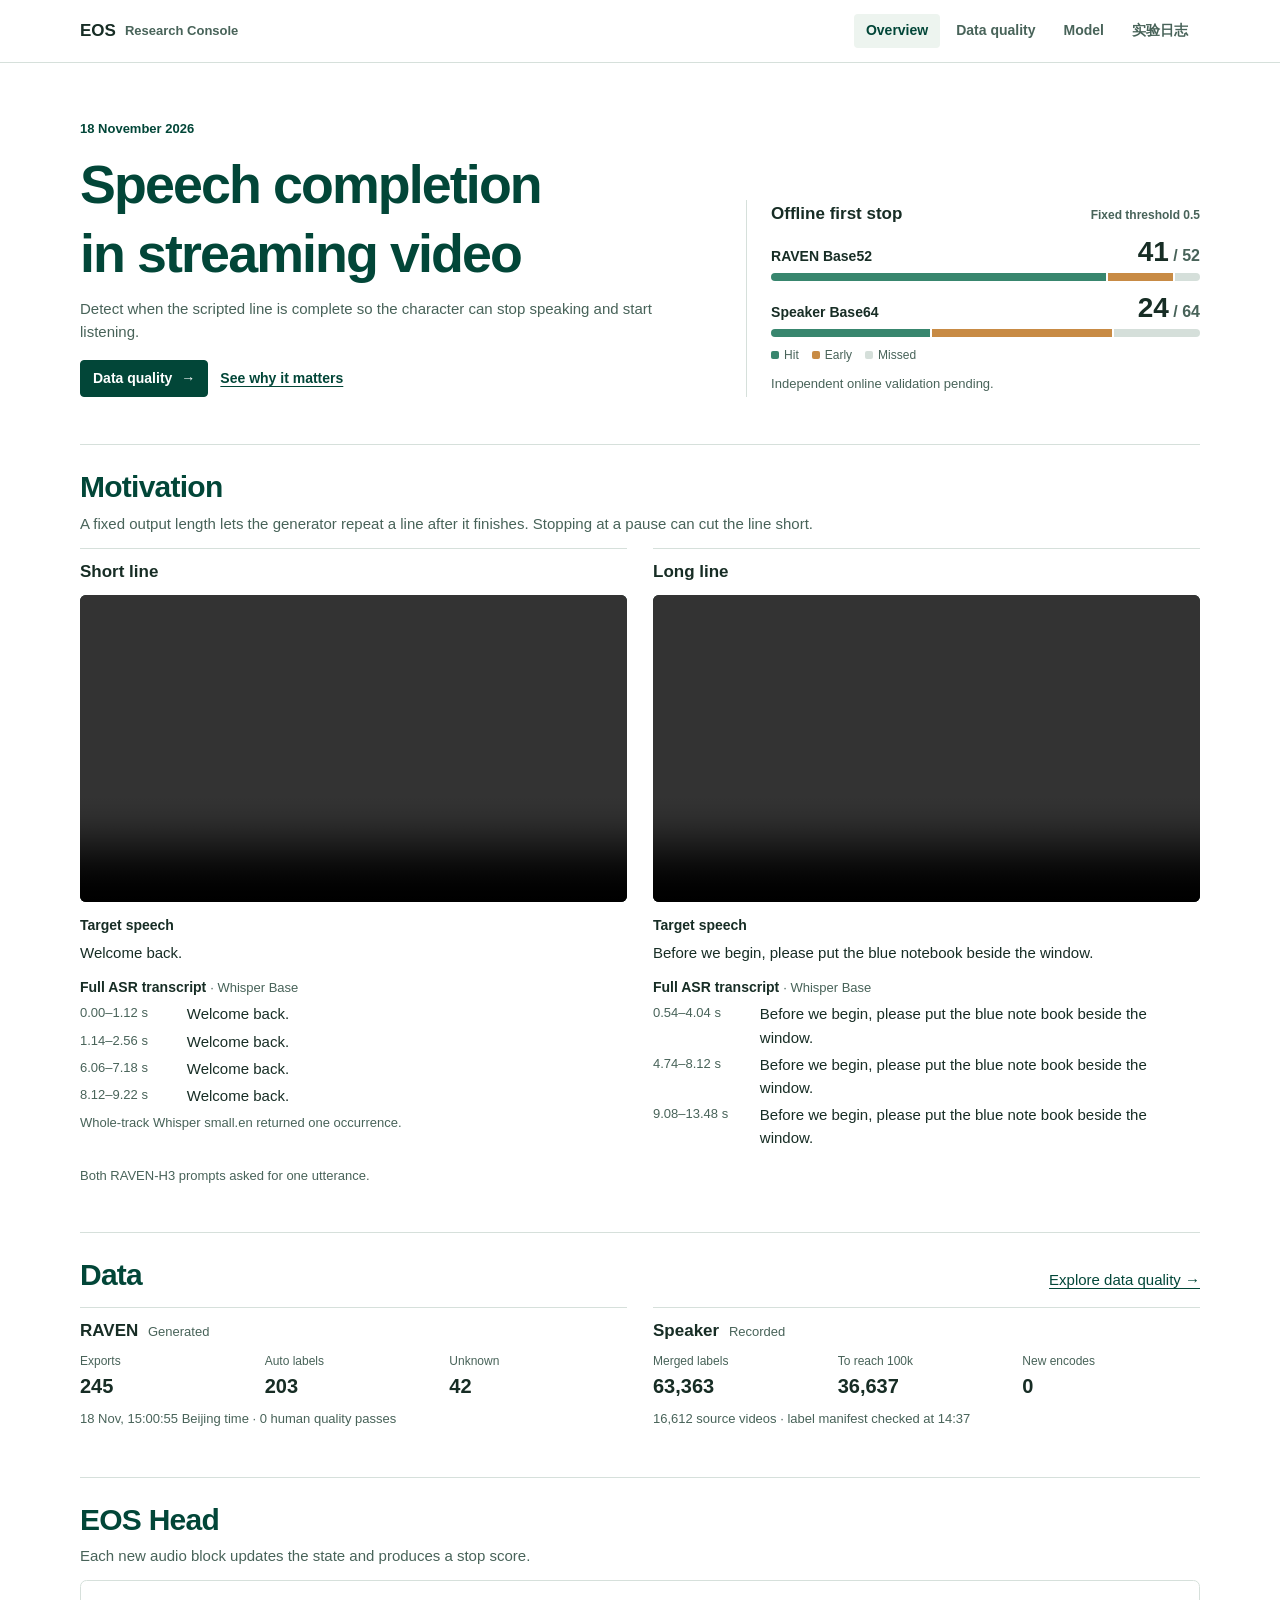
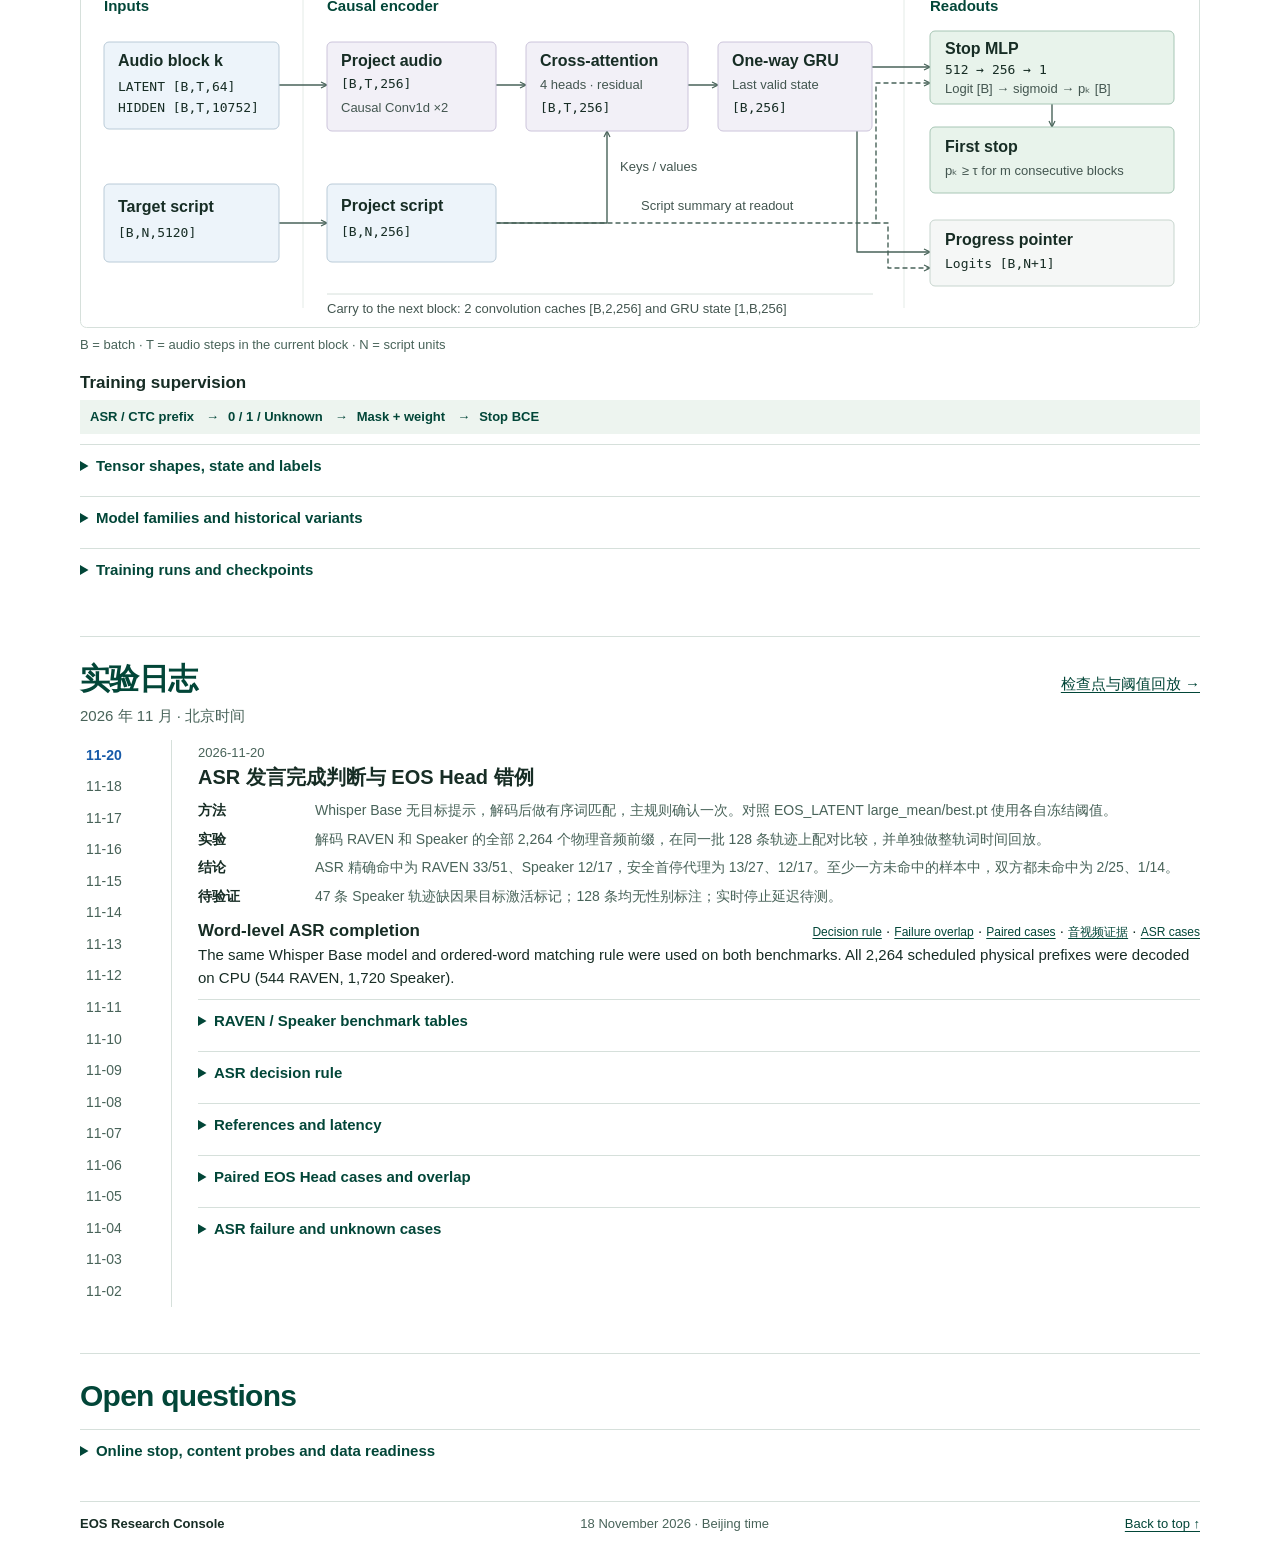
<file: index.html>
<!doctype html>
<html lang="en">
<head>
  <meta charset="utf-8">
  <meta name="viewport" content="width=device-width, initial-scale=1">
  <meta name="description" content="Speech completion for streaming audio-video generation. Research, data, models, and results.">
  <meta name="theme-color" content="#ffffff">
  <title>EOS Research Console</title>
  <link rel="stylesheet" href="styles.css?v=20261120-evidence">
  <script defer src="research.js?v=20261120-evidence"></script>
  <script defer src="app.js?v=20261120-evidence"></script>
</head>
<body>
  <a class="skip" href="#overview">Skip to content</a>
  <header class="site-header">
    <div class="site-inner">
      <a class="brand" href="#overview">EOS <span>Research Console</span></a>
      <nav class="site-nav" aria-label="Site navigation">
        <a href="#overview" data-section aria-current="page">Overview</a>
        <a href="quality/">Data quality</a>
        <a href="#model" data-section>Model</a>
        <a href="#evaluation" data-section lang="zh-Hans">实验日志</a>
      </nav>
    </div>
  </header>
  <main>
    <header class="hero" id="overview">
      <div class="intro">
        <p class="snapshot"><time datetime="2026-11-18">18 November 2026</time></p>
        <h1>Speech completion<br>in streaming video</h1>
        <p>Detect when the scripted line is complete so the character can stop speaking and start listening.</p>
        <div class="actions"><a class="button primary" href="quality/">Data quality <span aria-hidden="true">→</span></a><a class="text-link" href="#motivation">See why it matters</a></div>
      </div>
      <div class="hero-chart">
        <h2>Offline first stop <span>Fixed threshold 0.5</span></h2>
        <div class="hero-row"><b>RAVEN Base52</b><strong>41<span> / 52</span></strong></div>
        <div class="stack" role="img" aria-label="RAVEN: 41 hits, 8 early stops, 3 missed"><i style="flex:41"></i><i style="flex:8"></i><i style="flex:3"></i></div>
        <div class="hero-row"><b>Speaker Base64</b><strong>24<span> / 64</span></strong></div>
        <div class="stack" role="img" aria-label="Speaker: 24 hits, 27 early stops, 13 missed"><i style="flex:24"></i><i style="flex:27"></i><i style="flex:13"></i></div>
        <div class="legend"><span><i class="hit"></i>Hit</span><span><i class="early"></i>Early</span><span><i class="miss"></i>Missed</span></div>
        <p class="motivation-note">Independent online validation pending.</p>
      </div>
    </header>

    <section id="motivation">
      <div class="section-head"><h2>Motivation</h2><p>A fixed output length lets the generator repeat a line after it finishes. Stopping at a pause can cut the line short.</p></div>
      <div class="pair motivation-examples">
        <article class="panel" id="short-line">
          <h3>Short line</h3>
          <video class="demo-video" controls playsinline preload="metadata" aria-label="RAVEN-H3 short-line repetition">
            <source src="media/short-line-repeat.mp4" type="video/mp4">
            <a href="media/short-line-repeat.mp4">Open short-line video</a>
          </video>
          <div class="demo-transcript">
            <h4>Target speech</h4>
            <p class="target-speech">Welcome back.</p>
            <h4>Full ASR transcript <small>· Whisper Base</small></h4>
            <ul class="asr-lines">
              <li><small>0.00–1.12 s</small><span>Welcome back.</span></li>
              <li><small>1.14–2.56 s</small><span>Welcome back.</span></li>
              <li><small>6.06–7.18 s</small><span>Welcome back.</span></li>
              <li><small>8.12–9.22 s</small><span>Welcome back.</span></li>
            </ul>
            <p class="motivation-note">Whole-track Whisper small.en returned one occurrence.</p>
          </div>
        </article>
        <article class="panel" id="long-line">
          <h3>Long line</h3>
          <video class="demo-video" controls playsinline preload="metadata" aria-label="RAVEN-H3 long-line repetition">
            <source src="media/long-line-repeat.mp4" type="video/mp4">
            <a href="media/long-line-repeat.mp4">Open long-line video</a>
          </video>
          <div class="demo-transcript">
            <h4>Target speech</h4>
            <p class="target-speech">Before we begin, please put the blue notebook beside the window.</p>
            <h4>Full ASR transcript <small>· Whisper Base</small></h4>
            <ul class="asr-lines">
              <li><small>0.54–4.04 s</small><span>Before we begin, please put the blue note book beside the window.</span></li>
              <li><small>4.74–8.12 s</small><span>Before we begin, please put the blue note book beside the window.</span></li>
              <li><small>9.08–13.48 s</small><span>Before we begin, please put the blue note book beside the window.</span></li>
            </ul>
          </div>
        </article>
      </div>
      <p class="motivation-note">Both RAVEN-H3 prompts asked for one utterance.</p>
    </section>

    <section id="data">
      <div class="section-head section-links"><h2>Data</h2><a href="quality/">Explore data quality <span aria-hidden="true">→</span></a></div>
      <div class="pair data-overview">
        <article class="panel"><h3>RAVEN <small>Generated</small></h3><dl><div><dt>Exports</dt><dd>245</dd></div><div><dt>Auto labels</dt><dd>203</dd></div><div><dt>Unknown</dt><dd>42</dd></div></dl><small>18 Nov, 15:00:55 Beijing time · 0 human quality passes</small></article>
        <article class="panel"><h3>Speaker <small>Recorded</small></h3><dl><div><dt>Merged labels</dt><dd>63,363</dd></div><div><dt>To reach 100k</dt><dd>36,637</dd></div><div><dt>New encodes</dt><dd>0</dd></div></dl><small>16,612 source videos · label manifest checked at 14:37</small></article>
      </div>
    </section>

    <section id="model">
      <div class="section-head"><h2>EOS Head</h2><p>Each new audio block updates the state and produces a stop score.</p></div>
      <figure class="architecture" aria-labelledby="diagram-caption">
        <img class="architecture-svg" src="architecture.svg?v=20261118-en" alt="Audio projection and causal convolutions feed cross-attention with the projected script. A recurrent GRU feeds the stop MLP and the progress pointer. Only the stop branch determines first stop." width="1120" height="348">
        <ol class="architecture-mobile" aria-label="EOS Head data flow">
          <li><strong>Audio block k</strong><code>LATENT [B,T,64] · HIDDEN [B,T,10752]</code></li>
          <li><strong>Project audio → causal Conv1d ×2</strong><code>LayerNorm + linear → [B,T,256] · kernel 3</code></li>
          <li><strong>Cross-attention · four heads</strong><code>Audio queries [B,T,256]</code><div class="mobile-script"><strong>↑ Script keys / values</strong><code>[B,N,5120] → [B,N,256]</code></div></li>
          <li><strong>Unidirectional GRU</strong><code>Last valid state [B,256]</code></li>
          <li class="mobile-outputs"><div><strong>Stop MLP</strong><code>512 → 256 → logit [B] → pₖ [B]</code></div><div><strong>Progress pointer</strong><code>Logits [B,N+1]</code></div></li>
          <li><strong>First stop</strong><code>pₖ ≥ τ for m consecutive blocks</code></li>
        </ol>
        <figcaption id="diagram-caption">B = batch · T = audio steps in the current block · N = script units</figcaption>
      </figure>
      <div class="supervision" id="supervision">
        <h3>Training supervision</h3>
        <ol class="supervision-path" aria-label="Supervision flow"><li>ASR / CTC prefix</li><li>0 / 1 / Unknown</li><li>Mask + weight</li><li>Stop BCE</li></ol>
        <details class="method-note" id="model-sources">
          <summary>Tensor shapes, state and labels</summary>
          <div class="method-body">
            <p><b>Inputs.</b> LATENT is stereo AudioVAE (32 per channel). HIDDEN is clean-cache-fill layer 24, zero-indexed (5,376 per channel). Audio and script valid lengths are <code>[B]</code>. The script adds position and repetition IDs <code>[B,N]</code>. The standard head pools word/character units. Content and Strict train with native BPE.</p>
            <p><b>State.</b> Each left-causal convolution uses SiLU, a residual and 0.1 dropout. Two caches <code>[B,2,256]</code> and the GRU state <code>[1,B,256]</code> carry across blocks and reset for a new event. Cross-attention masks script padding. The stop MLP concatenates the final valid state and an attended script summary <code>[B,512]</code>. Sigmoid converts the stop logit <code>[B]</code> to a probability. The separate pointer compares the last state with projected script units and a not-started sentinel.</p>
            <p><b>First stop.</b> A score below τ resets the consecutive-hit counter. The first block that reaches m triggers. m = 1 is the single-block rule. Features need to be ready at decision time for an online claim.</p>
            <p><b>Labels.</b> The first reliably complete block k is positive. Conservative labels use evidence-backed negatives. Dense first-hit backfills pre-k negatives on 339 anchored tracks and clips at k. Strict clips each target at its own k. Speaker uses time-aligned source prefixes with an uncertain final-word interval. Unknown and padding positions are masked where applicable. RAVEN dense balances events and observed classes, with a 0.5 silver weight.</p>
            <p><b>Checked against</b> the head implementation, feature observer, inference adapter, training configs and loss implementations.</p>
          </div>
        </details>
      </div>
      <details class="method-note" id="families">
        <summary>Model families and historical variants</summary>
        <div class="table-box" tabindex="0" role="region" aria-label="Model families">
          <table class="model-table">
            <thead><tr><th scope="col">Family</th><th scope="col">Representation / architecture</th><th scope="col">Objective / policy</th></tr></thead>
            <tbody>
              <tr><th scope="row">Standard</th><td>LATENT 2,642,817 parameters. HIDDEN 5,400,321. Conservative, dense and learning curves share this architecture.</td><td>Masked BCE. Earlier runs with progress targets also use progress CE.</td></tr>
              <tr><th scope="row">Speaker LATENT</th><td>64-D AudioVAE from recorded audio.</td><td>Mean or hardest historical negative. Progress adds 0.3 × progress CE to mean.</td></tr>
              <tr><th scope="row">Content / Strict</th><td>Native BPE. The coupled variant reads last pointer logit minus logsumexp over other positions.</td><td>Trajectory BCE. Paired adds 0.5 pair BCE and weights trajectory BCE by 0.5. Coupled adds 0.3 progress CE and 0.1 monotonic penalty.</td></tr>
              <tr><th scope="row">Top-K / last layer</th><td>Top-K reuses Strict. Last-layer adaptation updates 257 stop-readout parameters.</td><td>With more than two negatives, Top-K blends 0.75 all-negative mean and 0.25 top-two mean. Last-layer runs use BCE.</td></tr>
              <tr><th scope="row">H/L probe</th><td>64-D latent or fixed 64-D hidden PCA → GRU128 → CTC <code>[B,T,39]</code>.</td><td>Physical-prefix transcripts. One CPU update per arm, zero dev examples.</td></tr>
              <tr><th scope="row">Replay rules</th><td>Same scores at varied thresholds and consecutive-hit counts.</td><td>32 BPE-trained, unit-pooled replay entries are representation diagnostics.</td></tr>
            </tbody>
          </table>
        </div>
      </details>
      <details class="method-note" id="training">
        <summary>Training runs and checkpoints</summary>
        <div class="table-box" tabindex="0" role="region" aria-label="Training runs">
          <table class="training-table"><thead><tr><th>Run</th><th>Data and method</th><th>Updates and weights</th><th>Outcome</th></tr></thead><tbody id="training-body"></tbody></table>
        </div>
      </details>
    </section>

    <section id="evaluation">
      <div class="section-head section-links">
        <div lang="zh-Hans"><h2>实验日志</h2><p>2026 年 11 月 · 北京时间</p></div>
        <a href="#checkpoint-archive">检查点与阈值回放 →</a>
      </div>
      <div class="log-layout" id="log">
        <nav id="days" aria-label="实验日期" lang="zh-Hans"></nav>
        <div class="experiment-day">
          <article id="day" lang="zh-Hans" aria-live="polite"></article>
          <div class="asr-results" id="asr-baseline" data-experiment-day="20">
            <div class="matrix-title">
              <h3>Word-level ASR completion</h3>
              <div><a href="#asr-rule">Decision rule</a> · <a href="#asr-failure-overlap">Failure overlap</a> · <a href="#asr-head-pairs">Paired cases</a> · <a href="#paired-media" lang="zh-Hans">音视频证据</a> · <a href="#asr-failures">ASR cases</a></div>
            </div>
            <p>The same Whisper Base model and ordered-word matching rule were used on both benchmarks. All 2,264 scheduled physical prefixes were decoded on CPU (544 RAVEN, 1,720 Speaker).</p>

            <details class="method-note" id="asr-tables">
              <summary>RAVEN / Speaker benchmark tables</summary>
            <section aria-labelledby="asr-physical-title">
              <h4 id="asr-physical-title">Physical-prefix ASR · one confirmation</h4>
              <p>Each decode received only the audio through that prefix. The results measure the audio frontier in an offline run.</p>
              <div class="table-box" tabindex="0" role="region" aria-labelledby="asr-physical-title">
                <table>
                  <thead><tr><th scope="col">Metric</th><th scope="col">RAVEN</th><th scope="col">Speaker</th></tr></thead>
                  <tbody>
                    <tr><th scope="row">Registered</th><td>72</td><td>64</td></tr>
                    <tr><th scope="row">Tracks with audio</th><td>64</td><td>64</td></tr>
                    <tr><th scope="row">Missing tracks</th><td>8</td><td>0</td></tr>
                    <tr><th scope="row">Scorable</th><td>51 / 64</td><td>17 / 64</td></tr>
                    <tr><th scope="row">Unknown or unscorable</th><td>13</td><td>47</td></tr>
                    <tr><th scope="row">Exact block</th><td>33 / 51</td><td>12 / 17</td></tr>
                    <tr><th scope="row">Within ±1 block</th><td>51 / 51</td><td>17 / 17</td></tr>
                    <tr><th scope="row">Safe first stop (proxy)</th><td>13 / 27</td><td>12 / 17</td></tr>
                    <tr><th scope="row">Early</th><td>18 / 51</td><td>5 / 17</td></tr>
                    <tr><th scope="row">After extra speech</th><td>2 / 51</td><td>0 / 17</td></tr>
                    <tr><th scope="row">No trigger</th><td>0 / 51</td><td>0 / 17</td></tr>
                  </tbody>
                </table>
              </div>
              <p class="asr-note">Exact and ±1 use the first recorded audio frontier covering the completion reference. Exact can overlap with extra speech. Safe first stop uses only tracks with an extra-speech boundary and requires a trigger at or after completion and before that boundary.</p>
            </section>

            <section aria-labelledby="asr-confirm-title">
              <h4 id="asr-confirm-title">Two stable confirmations</h4>
              <p>RAVEN early stops fell from 18 to 0 and safe stops rose from 13 to 25 of 27. On Speaker, safe stops fell from 12 to 10 of 17 as seven triggers arrived after extra speech.</p>
              <details class="method-note">
                <summary>Counts for two confirmations and the exact-word rule</summary>
              <div class="table-box" tabindex="0" role="region" aria-labelledby="asr-confirm-title">
                <table>
                  <thead><tr><th scope="col">Metric</th><th scope="col">RAVEN</th><th scope="col">Speaker</th></tr></thead>
                  <tbody>
                    <tr><th scope="row">Scorable</th><td>51 / 64</td><td>17 / 64</td></tr>
                    <tr><th scope="row">Unknown or unscorable</th><td>13</td><td>47</td></tr>
                    <tr><th scope="row">Exact block</th><td>17 / 51</td><td>4 / 17</td></tr>
                    <tr><th scope="row">Within ±1 block</th><td>50 / 51</td><td>13 / 17</td></tr>
                    <tr><th scope="row">Safe first stop (proxy)</th><td>25 / 27</td><td>10 / 17</td></tr>
                    <tr><th scope="row">Early</th><td>0 / 51</td><td>0 / 17</td></tr>
                    <tr><th scope="row">After extra speech</th><td>2 / 51</td><td>7 / 17</td></tr>
                    <tr><th scope="row">No trigger</th><td>0 / 51</td><td>0 / 17</td></tr>
                  </tbody>
                </table>
              </div>
                <h5 id="asr-exact-title">Exact words · one confirmation</h5>
              <div class="table-box" tabindex="0" role="region" aria-labelledby="asr-exact-title">
                <table>
                  <thead><tr><th scope="col">Metric</th><th scope="col">RAVEN</th><th scope="col">Speaker</th></tr></thead>
                  <tbody>
                    <tr><th scope="row">Scorable</th><td>51 / 64</td><td>17 / 64</td></tr>
                    <tr><th scope="row">Unknown or unscorable</th><td>13</td><td>47</td></tr>
                    <tr><th scope="row">Exact block</th><td>25 / 51</td><td>9 / 17</td></tr>
                    <tr><th scope="row">Within ±1 block</th><td>40 / 51</td><td>13 / 17</td></tr>
                    <tr><th scope="row">Safe first stop (proxy)</th><td>9 / 27</td><td>10 / 17</td></tr>
                    <tr><th scope="row">Early</th><td>15 / 51</td><td>3 / 17</td></tr>
                    <tr><th scope="row">After extra speech</th><td>1 / 51</td><td>2 / 17</td></tr>
                    <tr><th scope="row">No trigger</th><td>10 / 51</td><td>2 / 17</td></tr>
                  </tbody>
                </table>
              </div>
              </details>
            </section>

            <section aria-labelledby="asr-replay-title">
              <h4 id="asr-replay-title">Whole-track word-time replay · non-causal</h4>
              <p>Whisper Base saw the full audio before the word times were replayed. The completion references also use Whisper Base, and Speaker was screened with that proxy.</p>
              <div class="table-box" tabindex="0" role="region" aria-labelledby="asr-replay-title">
                <table>
                  <thead><tr><th scope="col">Metric</th><th scope="col">RAVEN</th><th scope="col">Speaker</th></tr></thead>
                  <tbody>
                    <tr><th scope="row">Scorable</th><td>49 / 64</td><td>17 / 64</td></tr>
                    <tr><th scope="row">Unknown or unscorable</th><td>15</td><td>47</td></tr>
                    <tr><th scope="row">Exact block</th><td>49 / 49</td><td>17 / 17</td></tr>
                    <tr><th scope="row">Within ±1 block</th><td>49 / 49</td><td>17 / 17</td></tr>
                    <tr><th scope="row">Safe first stop (proxy)</th><td>24 / 26</td><td>17 / 17</td></tr>
                    <tr><th scope="row">Early</th><td>0 / 49</td><td>0 / 17</td></tr>
                    <tr><th scope="row">After extra speech</th><td>2 / 49</td><td>0 / 17</td></tr>
                    <tr><th scope="row">No trigger</th><td>0 / 49</td><td>0 / 17</td></tr>
                  </tbody>
                </table>
              </div>
              <p class="asr-note">Two RAVEN replay tracks were unscorable because the frozen ASR log revision could not be verified. Both had new physical-prefix decodes.</p>
            </section>

            </details>

            <details class="method-note" id="asr-rule">
              <summary>ASR decision rule</summary>
              <h4 id="asr-rule-title">How ASR decides that the target is complete</h4>
              <ol>
                <li><b>Decode the audio prefix.</b> Whisper Base reads the available samples from time zero through the current frontier. Each decode has an empty initial prompt and previous-text conditioning is disabled. The matching rule receives the target after decoding.</li>
                <li><b>Normalize and match words.</b> Apply Unicode NFKC and case folding, remove in-word apostrophes, expand supported standalone integers, then tokenize. Scan candidate endings in order. Within a window of at most <var>N</var> + 4 words for an <var>N</var>-word target, ordered matching blocks from <code>SequenceMatcher</code> must cover at least 75% of target words. The window’s final word must have character similarity of at least 0.80 to the target’s final word.</li>
                <li><b>Count separate occurrences and trigger.</b> At the earliest qualifying end, choose the highest coverage and then the latest start. Resume after the accepted span. The first prefix that reaches the required number of nonoverlapping matches triggers. Transcript matching is the sole decision input, with no independent silence or VAD threshold.</li>
                <li><b>Choose a confirmation policy.</b> One confirmation checks the current normalized transcript. Two confirmations check the longest common word prefix of the current and immediately preceding decodes on successive new audio prefixes. The exact-word comparator requires a contiguous exact match after normalization.</li>
              </ol>
              <p><b>Illustrative target</b> “Bring the green book.” The benchmark tracks all require one occurrence.</p>
              <ul>
                <li>“Bring the green” reaches 3/4 coverage and fails the final-word check.</li>
                <li>“Bring a green book” reaches 3/4 coverage and passes the final-word check. It triggers for a one-occurrence target.</li>
                <li>“Bring the green book” once yields one match. A two-occurrence target needs a separate second match.</li>
                <li>With two confirmations, “Bring the green” followed by “Bring the green book” yields the shared prefix “Bring the green.” A subsequent decode must preserve the final word in the common prefix.</li>
              </ul>
            </details>

            <details class="method-note">
              <summary>References and latency</summary>
              <div class="method-body">
                <p>RAVEN uses the published-sample clock from Base-only v1, including one human completion upper bound. Speaker uses the original-recording clock from Base64 v1. Forty-seven Speaker tracks lack a causal target-activation marker after prior speech, so their first-stop status is unknown.</p>
                <p>CPU decode time per prefix was 0.70 s at p50 and 1.83 s at p95. Live publication and controller latency remain unmeasured.</p>
              </div>
            </details>

            <details class="method-note" id="asr-head-pairs">
              <summary>Paired EOS Head cases and overlap</summary>
              <h4 id="asr-head-pairs-title">Paired cases · ASR and EOS Head</h4>
              <p>Eight anonymized examples from 128 same-track pairs. ASR uses physical-prefix Whisper Base with one confirmation. The Head is the selected <code>large_mean/best.pt</code> EOS_LATENT checkpoint at step 2000. Head outcomes cover the saved scoring horizon.</p>
              <details class="method-note paired-evidence" id="paired-media" lang="zh-Hans">
                <summary>打开五条 RAVEN 轨迹的音视频和首次 DONE 证据</summary>
                <h5>可播放的 RAVEN 配对证据</h5>
                <p>前两条为双方早停。画面及声音来自项目生成轨迹。Speaker 的真实原片、台词及语音保留在本机审阅。</p>
              <p>RAVEN 的 ASR 使用已发布 PCM，Head 使用原生特征时钟。Speaker 的两列共享原始 PCM 内容时间。实际决策延迟和控制生效时刻未测。整轨播放器包含触发后内容，单独的 ASR 播放器对应实测输入的音频前缀。</p>
              <section class="paired-media-case" id="raven-18">
                <h5>RAVEN #18 · 双方早停</h5>
                <p><b>目标台词</b> <span lang="en">Breathe slowly now.</span> · 1 遍</p>
                <video class="demo-video" controls playsinline preload="metadata" src="media/paired/raven-18-video.mp4" aria-label="RAVEN #18 原轨迹视频"></video>
                <div class="paired-audio">
                  <div><b>整轨音频（含触发后内容）</b><audio controls preload="none" src="media/paired/raven-18-full.wav" aria-label="整轨音频"></audio></div>
                  <div><b>实际 ASR 触发前缀 · b2 · 0–1.375 s</b><audio controls preload="none" src="media/paired/raven-18-asr.wav" aria-label="实际 ASR 输入前缀"></audio></div>
                </div>
                <p><b>该前缀的 ASR 转写</b> <span lang="en">Breathe slowly now.</span></p>
                <p>完成代理 <b>1.780 s</b> · 额外语音起点代理 <b>2.770 s</b></p>
                <div class="table-box">
                  <table aria-label="RAVEN #18 首次 DONE 对照"><thead><tr><th scope="col">事件</th><th scope="col">ASR</th><th scope="col">large_mean Head</th></tr></thead>
                    <tbody>
                      <tr><th scope="row">时间轴</th><td>已发布 PCM</td><td>原生特征内容</td></tr>
                      <tr><th scope="row">首次 DONE</th><td>b2 · 1.375 s</td><td>b0 · 0.725 s</td></tr>
                      <tr><th scope="row">参考完成块</th><td>b3</td><td>b2</td></tr>
                      <tr><th scope="row">判定</th><td>早停</td><td>早停</td></tr>
                    </tbody>
                  </table>
                </div>
                <p class="evidence-note">Head 阈值 0.01494821608（同测试集事后选取） · 保存评分窗口 b0–b2。</p>

              </section>
              <section class="paired-media-case" id="raven-54">
                <h5>RAVEN #54 · 双方早停</h5>
                <p><b>目标台词</b> <span lang="en">After the varnish dries, arrange the picture frames along the back studio wall.</span> · 1 遍</p>
                <video class="demo-video" controls playsinline preload="metadata" src="media/paired/raven-54-video.mp4" aria-label="RAVEN #54 原轨迹视频"></video>
                <div class="paired-audio">
                  <div><b>整轨音频（含触发后内容）</b><audio controls preload="none" src="media/paired/raven-54-full.wav" aria-label="整轨音频"></audio></div>
                  <div><b>实际 ASR 触发前缀 · b6 · 0–4.167 s</b><audio controls preload="none" src="media/paired/raven-54-asr.wav" aria-label="实际 ASR 输入前缀"></audio></div>
                </div>
                <p><b>该前缀的 ASR 转写</b> <span lang="en">After the varnish dries, arrange the picture frames along the back studio wall.</span></p>
                <p>完成代理 <b>4.320 s</b> · 额外语音起点代理 <b>未知</b></p>
                <div class="table-box">
                  <table aria-label="RAVEN #54 首次 DONE 对照"><thead><tr><th scope="col">事件</th><th scope="col">ASR</th><th scope="col">large_mean Head</th></tr></thead>
                    <tbody>
                      <tr><th scope="row">时间轴</th><td>已发布 PCM</td><td>原生特征内容</td></tr>
                      <tr><th scope="row">首次 DONE</th><td>b6 · 4.167 s</td><td>b4 · 3.550 s</td></tr>
                      <tr><th scope="row">参考完成块</th><td>b7</td><td>b6</td></tr>
                      <tr><th scope="row">判定</th><td>早停</td><td>早停</td></tr>
                    </tbody>
                  </table>
                </div>
                <p class="evidence-note">Head 阈值 0.01494821608（同测试集事后选取） · 保存评分窗口 b0–b6。</p>
                <p class="evidence-note">Head 特征就绪时已发布音频至 2.083 s。该值是发布前沿记录。</p>
              </section>
              <section class="paired-media-case" id="raven-14">
                <h5>RAVEN #14</h5>
                <p><b>目标台词</b> <span lang="en">When the rain stops, bring the woven bookmark outside.</span> · 1 遍</p>
                <video class="demo-video" controls playsinline preload="metadata" src="media/paired/raven-14-video.mp4" aria-label="RAVEN #14 原轨迹视频"></video>
                <div class="paired-audio">
                  <div><b>整轨音频（含触发后内容）</b><audio controls preload="none" src="media/paired/raven-14-full.wav" aria-label="整轨音频"></audio></div>
                  <div><b>实际 ASR 触发前缀 · b4 · 0–2.792 s</b><audio controls preload="none" src="media/paired/raven-14-asr.wav" aria-label="实际 ASR 输入前缀"></audio></div>
                </div>
                <p><b>该前缀的 ASR 转写</b> <span lang="en">When the rain stops, bring the woven bookmark outside.</span></p>
                <p>完成代理 <b>2.860 s</b> · 额外语音起点代理 <b>3.840 s</b></p>
                <div class="table-box">
                  <table aria-label="RAVEN #14 首次 DONE 对照"><thead><tr><th scope="col">事件</th><th scope="col">ASR</th><th scope="col">large_mean Head</th></tr></thead>
                    <tbody>
                      <tr><th scope="row">时间轴</th><td>已发布 PCM</td><td>原生特征内容</td></tr>
                      <tr><th scope="row">首次 DONE</th><td>b4 · 2.792 s</td><td>b4 · 3.550 s</td></tr>
                      <tr><th scope="row">参考完成块</th><td>b5</td><td>b4</td></tr>
                      <tr><th scope="row">判定</th><td>早停</td><td>命中参考块</td></tr>
                    </tbody>
                  </table>
                </div>
                <p class="evidence-note">Head 阈值 0.01494821608（同测试集事后选取） · 保存评分窗口 b0–b4。</p>
                <p class="evidence-note">Head 特征就绪时已发布音频至 2.083 s。该值是发布前沿记录。</p>
              </section>
              <section class="paired-media-case" id="raven-17">
                <h5>RAVEN #17</h5>
                <p><b>目标台词</b> <span lang="en">Breathe slowly.</span> · 1 遍</p>
                <video class="demo-video" controls playsinline preload="metadata" src="media/paired/raven-17-video.mp4" aria-label="RAVEN #17 原轨迹视频"></video>
                <div class="paired-audio">
                  <div><b>整轨音频（含触发后内容）</b><audio controls preload="none" src="media/paired/raven-17-full.wav" aria-label="整轨音频"></audio></div>
                  <div><b>实际 ASR 触发前缀 · b1 · 0–0.667 s</b><audio controls preload="none" src="media/paired/raven-17-asr.wav" aria-label="实际 ASR 输入前缀"></audio></div>
                </div>
                <p><b>该前缀的 ASR 转写</b> <span lang="en">Breathe slowly.</span></p>
                <p>完成代理 <b>0.660 s</b> · 额外语音起点代理 <b>未知</b></p>
                <div class="table-box">
                  <table aria-label="RAVEN #17 首次 DONE 对照"><thead><tr><th scope="col">事件</th><th scope="col">ASR</th><th scope="col">large_mean Head</th></tr></thead>
                    <tbody>
                      <tr><th scope="row">时间轴</th><td>已发布 PCM</td><td>原生特征内容</td></tr>
                      <tr><th scope="row">首次 DONE</th><td>b1 · 0.667 s</td><td>未触发（b0–b0）</td></tr>
                      <tr><th scope="row">参考完成块</th><td>b1</td><td>b0</td></tr>
                      <tr><th scope="row">判定</th><td>命中参考块</td><td>保存窗口内未触发</td></tr>
                    </tbody>
                  </table>
                </div>
                <p class="evidence-note">Head 阈值 0.01494821608（同测试集事后选取） · 保存评分窗口 b0–b0。</p>

              </section>
              <section class="paired-media-case" id="raven-00">
                <h5>RAVEN #00</h5>
                <p><b>目标台词</b> <span lang="en">The striped cushion looks lovely.</span> · 1 遍</p>
                <video class="demo-video" controls playsinline preload="metadata" src="media/paired/raven-00-video.mp4" aria-label="RAVEN #00 原轨迹视频"></video>
                <div class="paired-audio">
                  <div><b>整轨音频（含触发后内容）</b><audio controls preload="none" src="media/paired/raven-00-full.wav" aria-label="整轨音频"></audio></div>
                  <div><b>实际 ASR 触发前缀 · b3 · 0–2.083 s</b><audio controls preload="none" src="media/paired/raven-00-asr.wav" aria-label="实际 ASR 输入前缀"></audio></div>
                </div>
                <p><b>该前缀的 ASR 转写</b> <span lang="en">The striped cushion looks lovely.</span></p>
                <p>人工完成上界 <b>2.850 s</b> · 额外语音起点代理 <b>3.680 s</b></p>
                <div class="table-box">
                  <table aria-label="RAVEN #00 首次 DONE 对照"><thead><tr><th scope="col">事件</th><th scope="col">ASR</th><th scope="col">large_mean Head</th></tr></thead>
                    <tbody>
                      <tr><th scope="row">时间轴</th><td>已发布 PCM</td><td>原生特征内容</td></tr>
                      <tr><th scope="row">首次 DONE</th><td>b3 · 2.083 s</td><td>b3 · 2.850 s</td></tr>
                      <tr><th scope="row">参考完成块</th><td>b5</td><td>b3</td></tr>
                      <tr><th scope="row">判定</th><td>仅有完成上界</td><td>命中参考块</td></tr>
                    </tbody>
                  </table>
                </div>
                <p class="evidence-note">Head 阈值 0.01494821608（同测试集事后选取） · 保存评分窗口 b0–b3。</p>
                <p class="evidence-note">Head 特征就绪时已发布音频至 1.375 s。该值是发布前沿记录。</p>
              </section></details>
              <section id="asr-failure-overlap" aria-labelledby="asr-overlap-title">
                <h5 id="asr-overlap-title">Do the failures overlap?</h5>
                <p>A miss means the first trigger falls outside the reference completion block or no trigger occurs within the saved horizon. On RAVEN each method has its own reference axis: native blocks for the Head and published PCM blocks for ASR.</p>
                <div class="table-box" tabindex="0" role="region" aria-labelledby="asr-overlap-title">
                  <table>
                    <thead><tr><th scope="col">Reference-block outcome</th><th scope="col">RAVEN</th><th scope="col">Speaker</th></tr></thead>
                    <tbody>
                      <tr><th scope="row">Scorable pairs</th><td>51 / 64</td><td>17 / 64</td></tr>
                      <tr><th scope="row">ASR alone missed</th><td>16</td><td>4</td></tr>
                      <tr><th scope="row">Head alone missed</th><td>7</td><td>9</td></tr>
                      <tr><th scope="row">Both missed</th><td>2</td><td>1</td></tr>
                      <tr><th scope="row">Either missed</th><td>25</td><td>14</td></tr>
                      <tr><th scope="row">Overlap among misses</th><td>2 / 25 (8.0%)</td><td>1 / 14 (7.1%)</td></tr>
                    </tbody>
                  </table>
                </div>
                <p>In all three shared misses, both methods triggered early relative to their own references. Gender was annotated in 0 of 128 benchmark tracks, so concentration among men cannot be tested.</p>
              </section>
              <section aria-labelledby="asr-head-raven-title">
                <h5 id="asr-head-raven-title">RAVEN · separate clocks</h5>
                <p>ASR uses published PCM. The Head uses native feature content and the historical threshold 0.01494821608, selected post hoc on the same test set. Each method is scored against its own reference block. The saved feature-ready mapping is an audio availability snapshot. Relative decision timing remains unknown.</p>
                <details class="method-note asr-pair" id="raven-pair-1" open>
                  <summary>RAVEN pair 1 · Early / Exact reference block</summary>
                  <p><a href="#raven-14" lang="zh-Hans">查看对应音视频和实际 ASR 前缀 →</a></p>
                  <p>Completion proxy <b>2.860 s</b> · Extra-speech onset proxy <b>3.840 s</b>.</p>
                  <div class="table-box">
                    <table aria-label="RAVEN pair 1">
                      <thead><tr><th scope="col">Measurement</th><th scope="col">ASR</th><th scope="col">EOS Head</th></tr></thead>
                      <tbody>
                      <tr><th scope="row">Clock</th><td>Published pcm content</td><td>Native feature content</td></tr>
                      <tr><th scope="row">First trigger</th><td>b4 · 2.792 s</td><td>b4 · 3.550 s</td></tr>
                      <tr><th scope="row">Reference block</th><td>b5</td><td>b4</td></tr>
                      <tr><th scope="row">Outcome</th><td>Early</td><td>Exact reference block</td></tr>
                      </tbody>
                    </table>
                  </div>
                  <p class="asr-note">Head has 5 saved score blocks. Safety proxy: Unknown across clocks. Published PCM available when the Head feature became ready: 2.083 s.</p>
                </details>
                <details class="method-note asr-pair" id="raven-pair-2">
                  <summary>RAVEN pair 2 · Exact reference block / No trigger in saved horizon</summary>
                  <p><a href="#raven-17" lang="zh-Hans">查看对应音视频和实际 ASR 前缀 →</a></p>
                  <p>Completion proxy <b>0.660 s</b> · Extra-speech onset proxy <b>Unknown</b>.</p>
                  <div class="table-box">
                    <table aria-label="RAVEN pair 2">
                      <thead><tr><th scope="col">Measurement</th><th scope="col">ASR</th><th scope="col">EOS Head</th></tr></thead>
                      <tbody>
                      <tr><th scope="row">Clock</th><td>Published pcm content</td><td>Native feature content</td></tr>
                      <tr><th scope="row">First trigger</th><td>b1 · 0.667 s</td><td>No trigger</td></tr>
                      <tr><th scope="row">Reference block</th><td>b1</td><td>b0</td></tr>
                      <tr><th scope="row">Outcome</th><td>Exact reference block</td><td>No trigger in saved horizon</td></tr>
                      </tbody>
                    </table>
                  </div>
                  <p class="asr-note">Head has 1 saved score blocks. Safety proxy: Unknown across clocks.</p>
                </details>
                <details class="method-note asr-pair" id="raven-pair-3">
                  <summary>RAVEN pair 3 · Early / Early</summary>
                  <p><a href="#raven-54" lang="zh-Hans">查看对应音视频和实际 ASR 前缀 →</a></p>
                  <p>Completion proxy <b>4.320 s</b> · Extra-speech onset proxy <b>Unknown</b>.</p>
                  <div class="table-box">
                    <table aria-label="RAVEN pair 3">
                      <thead><tr><th scope="col">Measurement</th><th scope="col">ASR</th><th scope="col">EOS Head</th></tr></thead>
                      <tbody>
                      <tr><th scope="row">Clock</th><td>Published pcm content</td><td>Native feature content</td></tr>
                      <tr><th scope="row">First trigger</th><td>b6 · 4.167 s</td><td>b4 · 3.550 s</td></tr>
                      <tr><th scope="row">Reference block</th><td>b7</td><td>b6</td></tr>
                      <tr><th scope="row">Outcome</th><td>Early</td><td>Early</td></tr>
                      </tbody>
                    </table>
                  </div>
                  <p class="asr-note">Head has 7 saved score blocks. Safety proxy: Unknown across clocks. Published PCM available when the Head feature became ready: 2.083 s.</p>
                </details>
                <details class="method-note asr-pair" id="raven-pair-4">
                  <summary>RAVEN pair 4 · Unknown · human upper bound / Exact reference block</summary>
                  <p><a href="#raven-00" lang="zh-Hans">查看对应音视频和实际 ASR 前缀 →</a></p>
                  <p>Completion upper bound <b>2.850 s</b> · Extra-speech onset proxy <b>3.680 s</b>.</p>
                  <div class="table-box">
                    <table aria-label="RAVEN pair 4">
                      <thead><tr><th scope="col">Measurement</th><th scope="col">ASR</th><th scope="col">EOS Head</th></tr></thead>
                      <tbody>
                      <tr><th scope="row">Clock</th><td>Published pcm content</td><td>Native feature content</td></tr>
                      <tr><th scope="row">First trigger</th><td>b3 · 2.083 s</td><td>b3 · 2.850 s</td></tr>
                      <tr><th scope="row">Reference block</th><td>b5</td><td>b3</td></tr>
                      <tr><th scope="row">Outcome</th><td>Unknown · human upper bound</td><td>Exact reference block</td></tr>
                      </tbody>
                    </table>
                  </div>
                  <p class="asr-note">Head has 4 saved score blocks. Safety proxy: Unknown across clocks. Published PCM available when the Head feature became ready: 1.375 s.</p>
                </details>
              </section>
              <section aria-labelledby="asr-head-speaker-title">
                <h5 id="asr-head-speaker-title">Speaker · original PCM content clock</h5>
                <p>Both methods use original PCM content time. The Head threshold is fixed at 0.5. Among 17 scorable pairs, both hit the reference block in 3, ASR alone in 9, the Head alone in 4, and neither in 1. The other 47 lack a causal activation marker. Wall-clock decision timing remains unverified.</p>
                <details class="method-note asr-pair" id="speaker-pair-5" open>
                  <summary>Speaker pair 1 · Early / Exact reference block</summary>
                  <p>Completion proxy <b>5.080 s</b> · Extra-speech onset proxy <b>6.410 s</b>.</p>
                  <div class="table-box">
                    <table aria-label="Speaker pair 1">
                      <thead><tr><th scope="col">Measurement</th><th scope="col">ASR</th><th scope="col">EOS Head</th></tr></thead>
                      <tbody>
                      <tr><th scope="row">Clock</th><td>Original pcm content</td><td>Original pcm content</td></tr>
                      <tr><th scope="row">First trigger</th><td>b6 · 4.975 s</td><td>b7 · 5.675 s</td></tr>
                      <tr><th scope="row">Reference block</th><td>b7</td><td>b7</td></tr>
                      <tr><th scope="row">Outcome</th><td>Early</td><td>Exact reference block</td></tr>
                      </tbody>
                    </table>
                  </div>
                  <p class="asr-note">Head has 9 saved score blocks. Safety proxy: Safe by content frontier.</p>
                </details>
                <details class="method-note asr-pair" id="speaker-pair-6">
                  <summary>Speaker pair 2 · Exact reference block / No trigger in saved horizon</summary>
                  <p>Completion proxy <b>1.960 s</b> · Extra-speech onset proxy <b>3.340 s</b>.</p>
                  <div class="table-box">
                    <table aria-label="Speaker pair 2">
                      <thead><tr><th scope="col">Measurement</th><th scope="col">ASR</th><th scope="col">EOS Head</th></tr></thead>
                      <tbody>
                      <tr><th scope="row">Clock</th><td>Original pcm content</td><td>Original pcm content</td></tr>
                      <tr><th scope="row">First trigger</th><td>b2 · 2.125 s</td><td>No trigger</td></tr>
                      <tr><th scope="row">Reference block</th><td>b2</td><td>b2</td></tr>
                      <tr><th scope="row">Outcome</th><td>Exact reference block</td><td>No trigger in saved horizon</td></tr>
                      </tbody>
                    </table>
                  </div>
                  <p class="asr-note">Head has 4 saved score blocks. Safety proxy: No trigger in saved horizon.</p>
                </details>
                <details class="method-note asr-pair" id="speaker-pair-7">
                  <summary>Speaker pair 3 · Early / Early</summary>
                  <p>Completion proxy <b>5.960 s</b> · Extra-speech onset proxy <b>6.460 s</b>.</p>
                  <div class="table-box">
                    <table aria-label="Speaker pair 3">
                      <thead><tr><th scope="col">Measurement</th><th scope="col">ASR</th><th scope="col">EOS Head</th></tr></thead>
                      <tbody>
                      <tr><th scope="row">Clock</th><td>Original pcm content</td><td>Original pcm content</td></tr>
                      <tr><th scope="row">First trigger</th><td>b7 · 5.675 s</td><td>b5 · 4.250 s</td></tr>
                      <tr><th scope="row">Reference block</th><td>b8</td><td>b8</td></tr>
                      <tr><th scope="row">Outcome</th><td>Early</td><td>Early</td></tr>
                      </tbody>
                    </table>
                  </div>
                  <p class="asr-note">Head has 9 saved score blocks. Safety proxy: Before completion.</p>
                </details>
                <details class="method-note asr-pair" id="speaker-pair-8">
                  <summary>Speaker pair 4 · Unknown target activation / Early (legacy)</summary>
                  <p>Completion proxy <b>10.240 s</b> · Extra-speech onset proxy <b>10.710 s</b>.</p>
                  <div class="table-box">
                    <table aria-label="Speaker pair 4">
                      <thead><tr><th scope="col">Measurement</th><th scope="col">ASR</th><th scope="col">EOS Head</th></tr></thead>
                      <tbody>
                      <tr><th scope="row">Clock</th><td>Original pcm content</td><td>Original pcm content</td></tr>
                      <tr><th scope="row">First trigger</th><td>b14 · 10.625 s</td><td>b7 · 5.675 s</td></tr>
                      <tr><th scope="row">Reference block</th><td>b14</td><td>b14</td></tr>
                      <tr><th scope="row">Outcome</th><td>Unknown target activation</td><td>Early (legacy)</td></tr>
                      </tbody>
                    </table>
                  </div>
                  <p class="asr-note">Head has 15 saved score blocks. Safety proxy: Unknown activation.</p>
                </details>
              </section>
            </details>

            <details class="method-note" id="asr-failures">
              <summary>ASR failure and unknown cases</summary>
              <h4 id="asr-failure-title">Failure and unknown cases</h4>
              <p>Anonymous diagnostics from the physical-prefix run. Source media and transcripts are available in the private review.</p>
              <div class="pair">
                <article class="panel">
                  <small>RAVEN 1 · 1 confirmation</small>
                  <h5>Late after extra speech</h5>
                  <p>The match came after the extra-speech boundary. It still landed on the exact reference block.</p>
                  <p>Completion reference <b>1.580 s</b> · Trigger <b>2.083 s</b></p>
                </article>
                <article class="panel">
                  <small>RAVEN 2 · 1 confirmation</small>
                  <h5>Early</h5>
                  <p>The match came before the frozen completion proxy.</p>
                  <p>Completion reference <b>2.860 s</b> · Trigger <b>2.792 s</b></p>
                </article>
                <article class="panel">
                  <small>RAVEN 3 · 1 confirmation</small>
                  <h5>Unknown reference</h5>
                  <p>The reference could not establish when the line ended.</p>
                  <p>Completion reference <b>unknown</b> · Trigger <b>none</b></p>
                </article>
                <article class="panel">
                  <small>RAVEN 4 · 1 confirmation</small>
                  <h5>Unknown completion time</h5>
                  <p>Human review established a completion upper bound. An earlier trigger is inconclusive.</p>
                  <p>Completion upper bound <b>2.850 s</b> · Trigger <b>2.083 s</b></p>
                </article>
                <article class="panel">
                  <small>Speaker 5 · 1 confirmation</small>
                  <h5>Early</h5>
                  <p>The match came before the frozen completion proxy.</p>
                  <p>Completion reference <b>5.080 s</b> · Trigger <b>4.975 s</b></p>
                </article>
                <article class="panel">
                  <small>Speaker 6 · 1 confirmation</small>
                  <h5>Unknown target activation</h5>
                  <p>Prior speech preceded the target. The trigger cannot be assigned to the intended turn.</p>
                  <p>Completion reference <b>10.240 s</b> · Trigger <b>10.625 s</b></p>
                </article>
                <article class="panel">
                  <small>Speaker 7 · 2 confirmations</small>
                  <h5>Late after extra speech</h5>
                  <p>A second stable confirmation arrived after additional speech began.</p>
                  <p>Completion reference <b>5.960 s</b> · Trigger <b>9.925 s</b></p>
                </article>
                <article class="panel">
                  <small>RAVEN 8 · Exact words</small>
                  <h5>No trigger</h5>
                  <p>The exact-word rule never matched in the tested prefixes.</p>
                  <p>Completion reference <b>1.740 s</b> · Trigger <b>none</b></p>
                </article>
              </div>
            </details>
          </div>
          <details class="method-note" id="checkpoint-archive" data-experiment-day="17" hidden>
            <summary lang="zh-Hans">检查点归档与阈值回放</summary>
            <details class="method-note evaluation-method">
              <summary>Protocol and reference results</summary>
              <div class="method-body">
                <p>RAVEN Base52 has 52 scorable tracks and 12 unknowns from 64 attempts. Speaker Base64 has 64 distinct source videos (22 short, 21 medium, 21 long); 16 have a full post-completion block. A hit lands on the proxy target block. Missed means no trigger in the observed window.</p>
                <p>RAVEN fixed 0.07: scale5000, step 1937, 44/52 hits, 0 early, 8 missed. Speaker best post-hoc: large_mean step 2000, 25/64 hits, 17 early, 22 missed. Its best zero-early post-hoc operating point gives 5/64 hits and 59 missed.</p>
                <p>The default matrix excludes 32 BPE-to-unit-pooled diagnostics, including Content step 200 (45/52). Speaker has 39 entries without compatible HIDDEN features. Threshold 0.01494821608 on RAVEN yields 43/52, 42/52 and 39/52 for large_mean, scale5000 and small_mean, with 5, 7 and 1 early stops respectively.</p>
              </div>
            </details>
            <div class="matrix panel">
              <div class="matrix-title"><h3>Checkpoints</h3><a href="models.json" download="eos-evaluation-models.json">Download data</a></div>
              <div class="filters">
                <label>Dataset<select id="domain"><option value="raven">RAVEN · Base52</option><option value="speaker">Speaker · Base64</option></select></label>
                <label>Threshold<select id="mode"></select></label>
                <label>Family<select id="family"><option value="">All families</option></select></label>
                <label>Checkpoint or step<input id="search" type="search" placeholder="e.g. 1937 or large_mean"></label>
              </div>
              <div class="matrix-toolbar"><label class="check"><input id="matched" type="checkbox" checked>Matched representations only</label><span id="count" aria-live="polite"></span></div>
              <div class="table-box" tabindex="0" role="region" aria-label="Checkpoint results">
                <table><thead><tr><th>Checkpoint</th><th>Step</th><th>τ</th><th>Hits</th><th>Early</th><th>Late</th><th>Missed</th><th>Features</th></tr></thead><tbody id="results"></tbody></table>
              </div>
              <div class="pager"><button id="previous" type="button">Previous</button><span id="page"></span><button id="next" type="button">Next</button></div>
              <p id="load-error" hidden role="alert">Could not load evaluation data. Refresh to retry.</p>
            </div>
            <div class="panel probe" id="thresholds">
              <div class="matrix-title"><h3>Threshold replay</h3><a id="curve-data" href="curves-raven.json" download>Download curve</a></div>
              <div id="curve" hidden>
                <div class="curve-title"><strong id="curve-model"></strong><output id="tau"></output></div>
                <label class="slider">Saved threshold<input type="range" min="0" value="0" id="threshold" step="1"></label>
                <div class="curve-bar" id="curve-bar" role="img" aria-label=""></div>
                <div class="legend" id="curve-legend"></div>
              </div>
              <p id="curve-state" aria-live="polite">Select a checkpoint.</p>
            </div>
          </details>
        </div>
      </div>
    </section>
    <section id="open">
      <div class="section-head"><h2>Open questions</h2></div>
      <details class="method-note"><summary>Online stop, content probes and data readiness</summary><div class="open-grid" id="open-grid"></div></details>
    </section>
    <footer><b>EOS Research Console</b><span>18 November 2026 · Beijing time</span><a href="#overview">Back to top ↑</a></footer>
  </main>
</body>
</html>
</file>
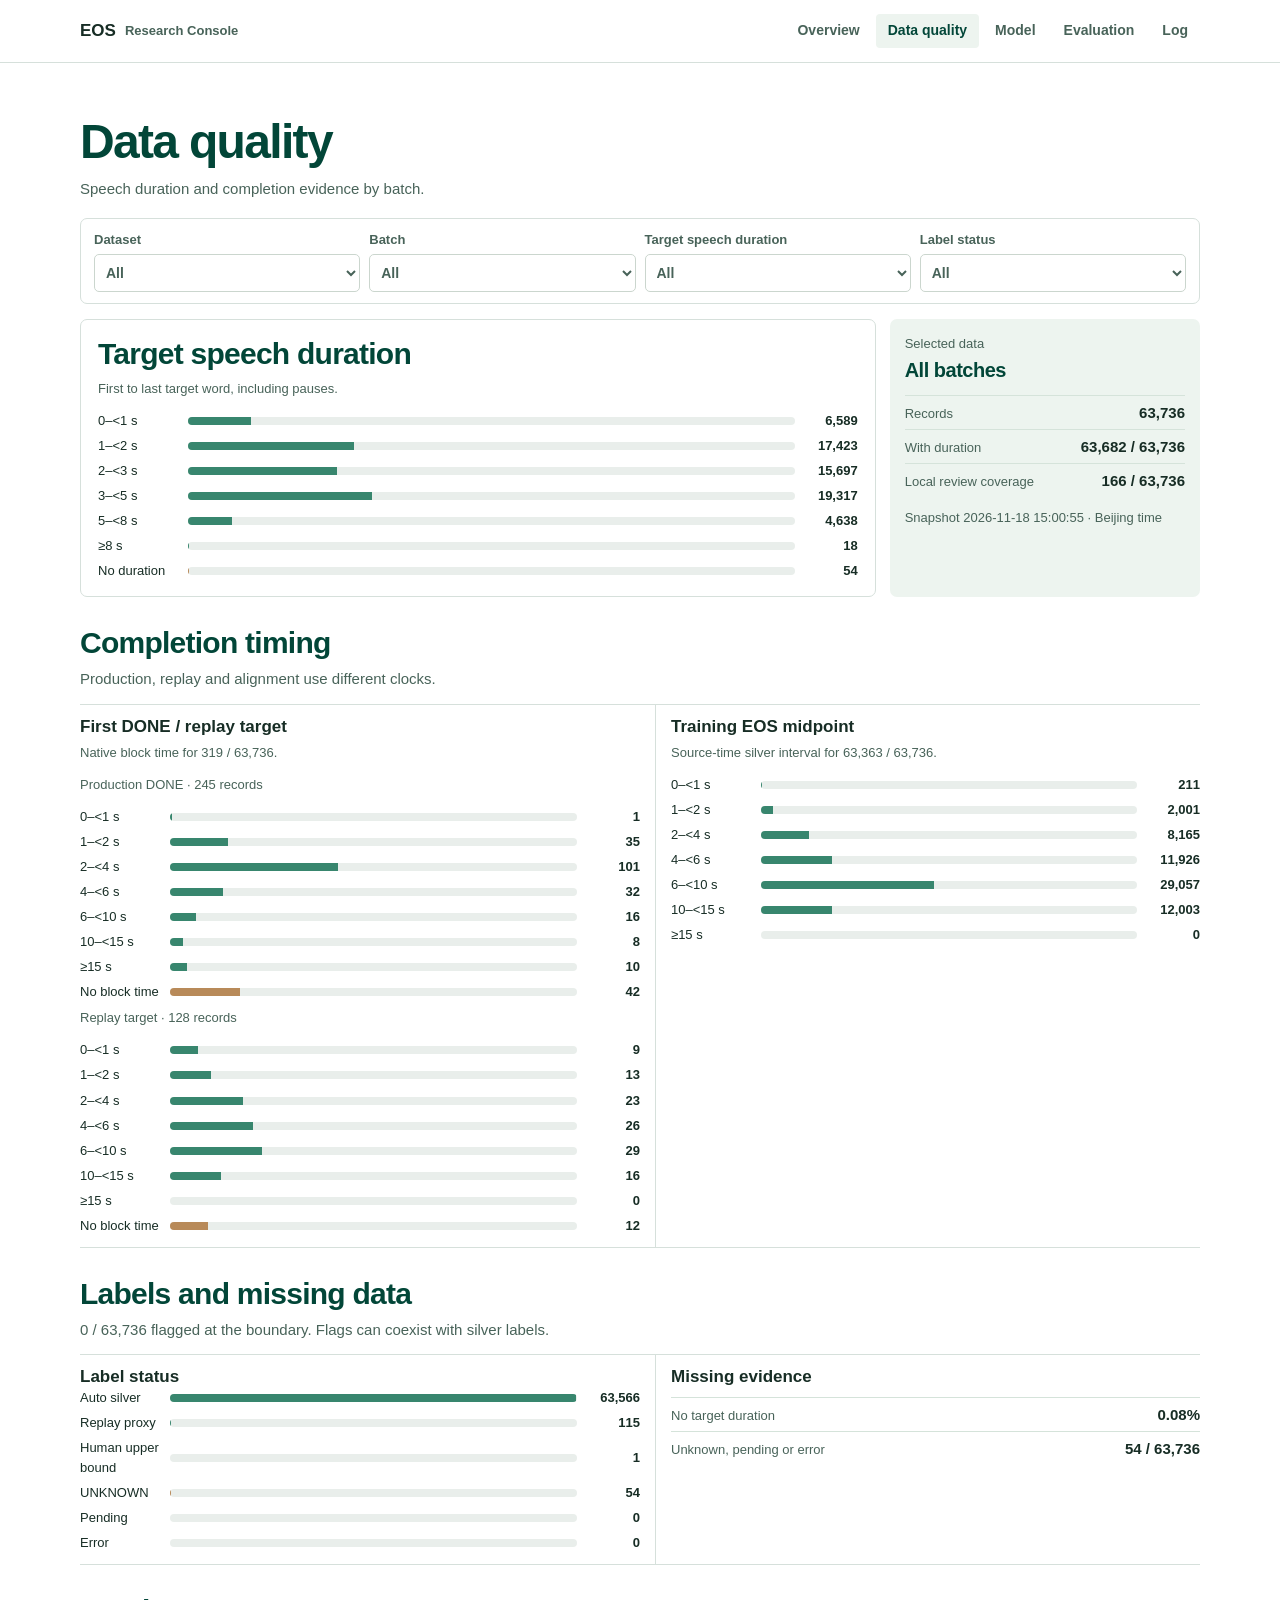
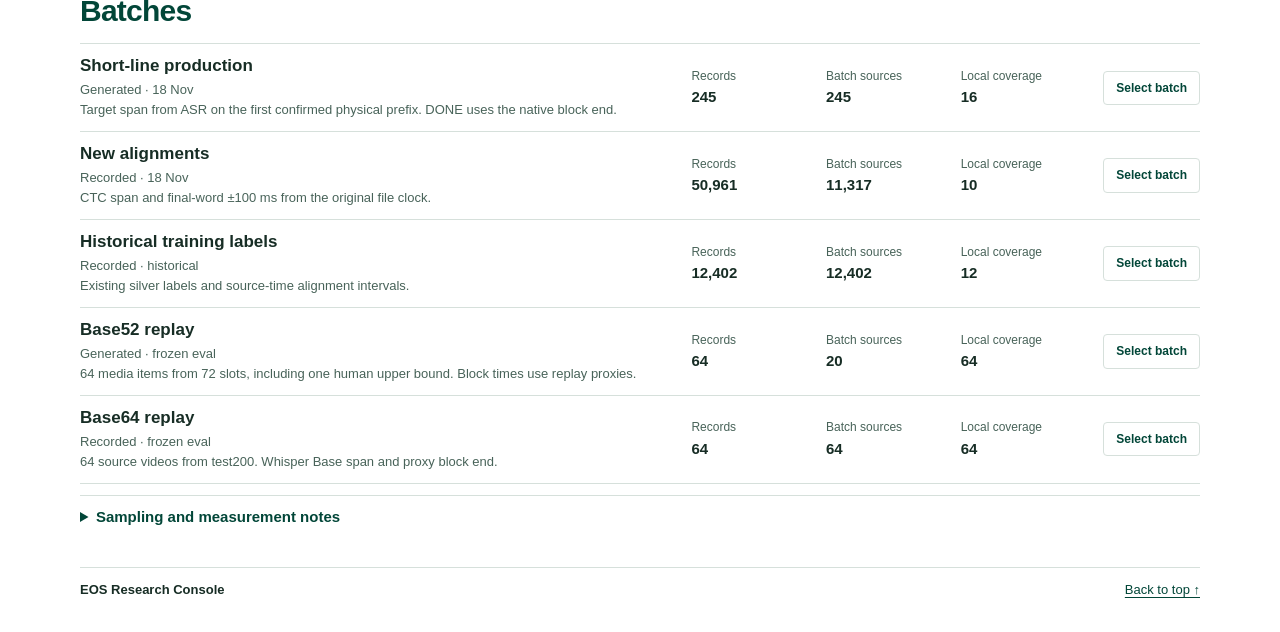
<file: quality/index.html>
<!doctype html>
<html lang="en">
<head>
  <meta charset="utf-8">
  <meta name="viewport" content="width=device-width, initial-scale=1">
  <meta name="description" content="Speech duration, completion timing and review coverage by dataset and batch.">
  <title>Data Quality · EOS</title>
  <link rel="stylesheet" href="../styles.css?v=20261118-en">
  <link rel="stylesheet" href="quality.css">
  <script src="quality.js?v=20261118-en" defer></script>
</head>
<body>
  <a class="skip" href="#overview">Skip to content</a>
  <header class="site-header">
    <div class="site-inner">
      <a class="brand" href="../">EOS <span>Research Console</span></a>
      <nav class="site-nav" aria-label="Site navigation">
        <a href="../">Overview</a>
        <a href="./" aria-current="page">Data quality</a>
        <a href="../#model">Model</a>
        <a href="../#evaluation">Evaluation</a>
        <a href="../#log">Log</a>
      </nav>
    </div>
  </header>
  <main id="overview">
    <header class="page-heading">
      <h1>Data quality</h1>
      <p>Speech duration and completion evidence by batch.</p>
    </header>
    <p id="loading" role="status">Loading data…</p>
    <div id="dashboard" hidden>
      <section class="filter-panel" aria-label="Data filters">
        <div class="filters">
          <label>Dataset<select id="q-domain"><option value="">All</option><option>RAVEN</option><option>Speaker</option></select></label>
          <label>Batch<select id="q-batch"><option value="">All</option></select></label>
          <label>Target speech duration<select id="q-duration"></select></label>
          <label>Label status<select id="q-status"></select></label>
        </div>
      </section>
      <section class="quality-core" id="distributions">
        <aside class="scope" aria-labelledby="q-scope">
          <p>Selected data</p>
          <h2 id="q-scope"></h2>
          <dl aria-live="polite">
            <div><dt>Records</dt><dd id="q-n"></dd></div>
            <div><dt>With duration</dt><dd id="q-known"></dd></div>
            <div><dt>Local review coverage</dt><dd id="q-playable"></dd></div>
          </dl>
          <p id="snapshot"></p>
        </aside>
        <article class="primary-chart">
          <h2>Target speech duration</h2>
          <p>First to last target word, including pauses.</p>
          <div id="speech-chart"></div>
        </article>
      </section>
      <section class="quality-section" aria-labelledby="time-title">
        <div class="section-head"><h2 id="time-title">Completion timing</h2><p>Production, replay and alignment use different clocks.</p></div>
        <div class="chart-grid">
          <article><h3>First DONE / replay target</h3><p id="done-note"></p><div id="done-chart"></div><div id="proxy-chart"></div></article>
          <article><h3>Training EOS midpoint</h3><p id="interval-note"></p><div id="interval-chart"></div></article>
        </div>
      </section>
      <section class="quality-section" aria-labelledby="coverage-title">
        <div class="section-head"><h2 id="coverage-title">Labels and missing data</h2><p id="label-note"></p></div>
        <div class="chart-grid">
          <article><h3>Label status</h3><div id="status-chart"></div></article>
          <article class="missing-summary">
            <h3>Missing evidence</h3>
            <dl>
              <div><dt>No target duration</dt><dd id="q-missing"></dd></div>
              <div><dt>Unknown, pending or error</dt><dd id="q-state"></dd></div>
            </dl>
          </article>
        </div>
      </section>
      <section class="quality-section" id="batches">
        <div class="section-head"><h2>Batches</h2></div>
        <div id="batch-grid" class="batch-grid"></div>
        <details class="method-note">
          <summary>Sampling and measurement notes</summary>
          <p id="quality-notes"></p>
          <p>Local Sample review supports the same filters. Production samples are stratified by duration and label status. Review coverage measures the number available for inspection.</p>
        </details>
      </section>
    </div>
    <footer><b>EOS Research Console</b><a href="#overview">Back to top ↑</a></footer>
  </main>
</body>
</html>
</file>
<file: styles.css>
:root {
  color-scheme: light;
  --bg: #ffffff;
  --white: #fff;
  --ink: #172d25;
  --muted: #486359;
  --line: #d6e0db;
  --accent: #024638;
  --accent-dark: #024638;
  --light: #edf4ef;
  --hit: #38866e;
  --early: #c88b45;
  --late: #709193;
  --miss: #d5dfda;
  --font: Arial, "Helvetica Neue", sans-serif;
}
* { box-sizing: border-box; }
body { margin: 0; background: var(--bg); color: var(--ink); font: 15px/1.54 var(--font); }
h1, h2, h3, p, dl, dd { margin: 0; }
h1, h2, h3 { line-height: 1.28; }
h1 { font-size: clamp(32px, 4.2vw, 56px); letter-spacing: -.035em; }
h1, h2 { color: var(--accent); }
h2 { font-size: clamp(23px, 2.5vw, 30px); letter-spacing: -.025em; }
h3 { font-size: 17px; }
small { font-size: 13px; color: var(--muted); }
a { color: var(--accent); text-underline-offset: .2em; }
button, input, select { font: inherit; color: inherit; min-width: 0; }
button { cursor: pointer; }
button:disabled { cursor: default; opacity: .5; }
a:focus-visible, button:focus-visible, input:focus-visible, select:focus-visible, [tabindex]:focus-visible, summary:focus-visible {
  outline: 3px solid #26765e; outline-offset: 3px;
}
[hidden] { display: none !important; }
[id] { scroll-margin-top: 88px; }
.skip { position: fixed; z-index: 12; top: 8px; left: 8px; padding: 8px 12px; background: white; transform: translateY(-150%); }
.skip:focus { transform: none; }

.site-header { position: sticky; top: 0; z-index: 5; background: var(--white); border-bottom: 1px solid var(--line); }
.site-inner, main { width: min(1120px, 100% - 64px); margin-inline: auto; }
.site-inner { display: flex; align-items: center; justify-content: space-between; gap: 20px; min-height: 62px; }
.brand { display: inline-flex; align-items: center; gap: 9px; flex: none; color: var(--ink); font-size: 17px; font-weight: 790; text-decoration: none; }
.brand > span { font-size: 13px; font-weight: 630; color: var(--muted); }
.site-nav { display: flex; flex-wrap: wrap; gap: 4px; align-items: center; }
.site-nav a { padding: 6px 12px; border-radius: 6px; color: var(--muted); font-weight: 660; font-size: 14px; white-space: nowrap; text-decoration: none; }
.site-nav a:hover, .site-nav a[aria-current] { color: var(--accent-dark); background: var(--light); }

main { min-width: 0; padding: 48px 0 20px; }
main > section { margin-top: 46px; padding-top: 23px; border-top: 1px solid var(--line); }
.hero { display: grid; grid-template-columns: 1.3fr 1fr; align-items: end; gap: clamp(24px, 6vw, 76px); padding: 8px 0 1px; }
.hero > * { min-width: 0; }
.intro p { margin-top: 9px; color: var(--muted); }
.intro .snapshot { margin: 0 0 11px; font-size: 13px; font-weight: 700; color: var(--accent); }
.actions { display: flex; flex-wrap: wrap; gap: 12px; align-items: center; margin-top: 17px; }
.button, .draw-button { display: inline-flex; align-items: center; justify-content: center; gap: 9px; border: 1px solid var(--line); border-radius: 6px; background: var(--white); color: var(--accent); padding: 7px 12px; font-size: 14px; font-weight: 700; text-decoration: none; }
.button.primary, .draw-button { background: var(--accent); border-color: var(--accent); color: white; }
.button.primary:hover, .draw-button:hover { background: var(--accent-dark); }
.button.secondary:hover { background: var(--light); }
.text-link { font-size: 14px; font-weight: 690; }
.hero-chart { padding: 17px 19px; border: 1px solid var(--line); border-radius: 9px; background: var(--white); }
.hero-chart h2 { display: flex; justify-content: space-between; flex-wrap: wrap; align-items: baseline; gap: 4px 12px; font-size: 17px; letter-spacing: 0; }
.hero-chart h2 span { color: var(--muted); font-size: 12px; font-weight: 600; }
.hero-row { display: flex; justify-content: space-between; align-items: baseline; gap: 9px; margin-top: 11px; }
.hero-row b { font-size: 14px; }
.hero-row strong { font-size: 28px; line-height: 1.15; font-variant-numeric: tabular-nums; }
.hero-row strong span { font-size: 16px; color: var(--muted); }
.stack, .curve-bar { display: flex; gap: 2px; height: 8px; overflow: hidden; border-radius: 4px; margin-top: 5px; background: var(--bg); }
.stack i:first-child, .hit { background: var(--hit); }
.stack i:nth-child(2), .early { background: var(--early); }
.stack i:nth-child(3), .miss { background: var(--miss); }
.late { background: var(--late); }
.legend { display: flex; flex-wrap: wrap; align-items: center; gap: 5px 13px; margin-top: 9px; font-size: 12px; color: var(--muted); }
.legend span { display: inline-flex; gap: 5px; align-items: center; }
.legend i { width: 8px; height: 8px; border-radius: 2px; }

.section-head { margin-bottom: 13px; }
.section-head p, .panel p { color: var(--muted); }
.section-head p { margin-top: 5px; }
.pair, .open-grid { display: grid; grid-template-columns: repeat(2, minmax(0, 1fr)); gap: 12px; }
.motivation-examples { margin-top: 12px; }
.motivation-note { margin-top: 10px; color: var(--muted); font-size: 13px; }
.demo-video { display: block; width: 100%; aspect-ratio: 16 / 9; background: #172d25; border-radius: 6px; margin: 12px 0; }
.demo-case h4 { margin: 14px 0 4px; font-size: 15px; }
.demo-case blockquote { margin: 5px 0 12px; padding-left: 10px; border-left: 2px solid var(--line); }
.demo-case ol { margin: 6px 0 10px; padding-left: 1.45rem; }
.demo-case time { font-variant-numeric: tabular-nums; font-weight: 680; }
.demo-case details { margin-top: 12px; }
.demo-case summary { color: var(--accent); font-weight: 680; cursor: pointer; }
.panel { min-width: 0; padding: 15px 17px; border: 1px solid var(--line); border-radius: 8px; background: var(--white); }
.panel p { margin-top: 6px; }
.panel dl { display: grid; grid-template-columns: repeat(3, minmax(0, 1fr)); gap: 7px; margin: 10px 0 5px; }
.panel dt { color: var(--muted); font-size: 12px; }
.panel dd { font-size: 20px; font-weight: 730; font-variant-numeric: tabular-nums; }

.table-box { overflow: auto; border: 1px solid var(--line); border-radius: 6px; background: var(--white); }
table { width: 100%; border-collapse: collapse; font-size: 13px; text-align: left; }
.table-box table { min-width: 690px; }
th, td { padding: 9px 10px; border-bottom: 1px solid #e8eee9; vertical-align: top; }
th { background: #edf1ed; color: var(--muted); font-size: 12px; white-space: nowrap; }
tbody tr:last-child td { border-bottom: 0; }
tbody tr:hover td { background: #f5f8f5; }
tbody td { font-variant-numeric: tabular-nums; }
.training-table td:first-child { font-weight: 720; min-width: 115px; }
.training-table td:nth-child(2) { width: 32%; }
.training-table td:nth-child(3) { width: 28%; }

.matrix, .probe { margin-top: 12px; }
.matrix-title { display: flex; flex-wrap: wrap; justify-content: space-between; align-items: baseline; gap: 7px; }
.matrix-title a { font-size: 12px; }
.asr-results { margin-top: 12px; }
.asr-results section { margin-top: 18px; }
.asr-results h4, .asr-results h5 { margin: 0; font-size: 15px; }
.asr-results .table-box { margin-top: 9px; }
.asr-results .table-box table { min-width: 0; }
.asr-results th[scope="row"] { white-space: normal; }
.asr-results td { white-space: nowrap; }
.asr-results details h5, .asr-results .pair { margin-top: 12px; }
.asr-results article h5 { margin-top: 3px; }
.asr-results .asr-note { font-size: 13px; }
#asr-rule :is(ol, ul) { margin: 8px 0; padding-left: 22px; }
#asr-rule li + li { margin-top: 5px; }
.asr-results .asr-pair td { white-space: normal; }
.asr-pair summary { overflow-wrap: anywhere; }
.paired-media-case { border-top: 1px solid var(--line); padding-top: 15px; }
.paired-media-case .demo-video { max-width: 750px; }
.paired-media-case .paired-audio { display: grid; grid-template-columns: repeat(auto-fit, minmax(min(100%, 250px), 1fr)); gap: 8px 15px; }
.paired-media-case audio { display: block; width: 100%; margin: 5px 0; }
.paired-media-case td { white-space: normal; }
.paired-media-case .evidence-note { color: var(--muted); font-size: 13px; }
.filters { display: grid; grid-template-columns: repeat(4, minmax(0, 1fr)); gap: 9px; margin-top: 10px; }
.filters label, .slider { display: grid; min-width: 0; gap: 4px; font-size: 13px; color: var(--muted); font-weight: 650; }
.filters select, .filters input { width: 100%; height: 38px; padding: 0 7px; border: 1px solid #cbd6ce; border-radius: 5px; background: white; font-size: 14px; }
.matrix-toolbar, .pager { display: flex; align-items: center; gap: 9px; justify-content: space-between; margin: 8px 0; color: var(--muted); font-size: 12px; }
.check { display: flex; align-items: center; gap: 4px; }
.check input, input[type="range"] { accent-color: var(--accent); }
.name { padding: 0; border: 0; background: none; color: var(--accent); text-align: left; font-size: 13px; font-weight: 710; overflow-wrap: anywhere; }
.name:hover { text-decoration: underline; }
.weight { display: block; font-size: 11px; overflow-wrap: anywhere; }
.num { white-space: nowrap; }
.flag { white-space: nowrap; font-size: 11px; color: var(--accent-dark); }
.flag.diag { color: #805013; }
.pager { justify-content: end; }
.pager button { padding: 4px 9px; border: 1px solid var(--line); border-radius: 5px; background: white; }
.probe p { font-size: 13px; }
.curve-title { display: flex; flex-wrap: wrap; justify-content: space-between; align-items: baseline; margin-top: 10px; gap: 5px 10px; overflow-wrap: anywhere; }
.curve-title output { font-size: 13px; }
.slider { margin: 7px 0; }
.slider input { width: 100%; }
.curve-bar { height: 13px; }

.log-layout { display: grid; grid-template-columns: 92px minmax(0, 1fr); gap: 26px; }
#days { position: sticky; top: 80px; align-self: start; display: grid; padding-right: 13px; border-right: 1px solid var(--line); }
#days a { padding: 5px 6px; color: var(--muted); font-size: 14px; white-space: nowrap; text-decoration: none; }
#days a:hover { text-decoration: underline; }
#days a[aria-current] { color: #175aa8; font-weight: 700; }
.experiment-day { min-width: 0; }
#day h3 { margin: 2px 0 10px; font-size: 20px; }
#day time { color: var(--muted); font-size: 13px; }
#day dl { display: grid; grid-template-columns: 7.5em minmax(0, 1fr); gap: 7px 12px; margin: 0; font-size: 14px; }
#day dt { font-weight: 700; }
#day dd { color: var(--muted); }
.open-grid article { min-width: 0; padding: 12px 0; border-top: 1px solid var(--line); }
.open-grid p { margin-top: 4px; color: var(--muted); }
footer { display: flex; flex-wrap: wrap; justify-content: space-between; gap: 7px 12px; color: var(--muted); border-top: 1px solid var(--line); margin-top: 30px; padding: 12px 0; font-size: 13px; }
footer b { color: var(--ink); }

@media (max-width: 810px) {
  .site-inner, main { width: calc(100% - 32px); }
  .hero { gap: 16px; }
  .filters { grid-template-columns: repeat(2, minmax(0, 1fr)); }
}
@media (max-width: 620px) {
  .site-inner { align-items: start; flex-direction: column; gap: 3px; padding: 8px 0 5px; }
  .site-nav { width: 100%; gap: 2px; }
  .site-nav a { padding: 5px 8px; min-height: 32px; font-size: 13px; }
  [id] { scroll-margin-top: 99px; }
  main { padding-top: 23px; }
  main > section { margin-top: 29px; padding-top: 18px; }
  .hero, .pair, .open-grid { grid-template-columns: 1fr; }
  .hero { padding-top: 0; gap: 15px; }
  .hero-chart { padding: 12px; }
  .panel { padding: 12px; }
  .log-layout { grid-template-columns: minmax(0, 1fr); gap: 11px; }
  #days { position: relative; top: auto; display: flex; overflow-x: auto; padding: 0 0 5px; border-right: 0; border-bottom: 1px solid var(--line); }
  #days a { flex: 0 0 auto; padding-inline: 9px; }
  #day dl { grid-template-columns: 6.2em minmax(0, 1fr); gap: 7px; }
}

.section-links { display: flex; justify-content: space-between; align-items: baseline; flex-wrap: wrap; gap: 4px 15px; }
.hero-chart { border: 0; border-left: 1px solid var(--line); border-radius: 0; padding: 3px 0 3px 24px; }
.hero-chart h2 { color: var(--ink); }
.site-nav a, .button, .panel { border-radius: 4px; }
.motivation-examples .panel, .data-overview .panel { border: 0; border-top: 1px solid var(--line); border-radius: 0; padding: 12px 0 1px; }
.motivation-examples, .data-overview { gap: 12px 26px; }
.motivation-examples p { margin: 4px 0; }
.demo-transcript h4 { margin: 13px 0 3px; font-size: 14px; }
.demo-transcript h4 small { font-weight: normal; }
.demo-transcript .target-speech { color: var(--ink); }
.asr-lines { display: grid; gap: 4px; margin: 4px 0 6px; padding: 0; list-style: none; }
.asr-lines li { display: grid; grid-template-columns: 6.3rem minmax(0, 1fr); gap: 6px; }
.asr-lines small { font-variant-numeric: tabular-nums; padding-top: 1px; }
.data-overview h3 small { margin-left: 5px; font-weight: normal; }
.architecture { margin: 0; }
.architecture-svg { display: block; width: 100%; height: auto; }
.architecture figcaption { margin-top: 7px; color: var(--muted); font-size: 13px; }
.architecture-mobile { display: none; }
.supervision { margin: 17px 0 0; }
.supervision-path { display: flex; flex-wrap: wrap; gap: 4px 12px; margin: 6px 0 8px; padding: 7px 10px; list-style: none; background: var(--light); color: var(--accent); font-size: 13px; font-weight: bold; }
.supervision-path li + li::before { content: "→"; margin-right: 9px; }
.method-note { margin-top: 10px; padding: 9px 0; border-top: 1px solid var(--line); }
.method-note summary { cursor: pointer; color: var(--accent); font-weight: bold; }
.method-note .table-box, .method-body { margin-top: 9px; }
.method-body p { margin: 0 0 7px; max-width: 95ch; color: var(--muted); }
.method-body p:last-child { margin-bottom: 0; }
.evaluation-method { margin-bottom: 12px; }
.model-table th[scope="row"] { color: var(--ink); white-space: normal; min-width: 103px; background: transparent; font-size: 13px; }
.model-table td { width: 42%; }
.architecture code, .method-note code { font: .95em ui-monospace, SFMono-Regular, monospace; color: var(--accent); overflow-wrap: anywhere; }
@media (max-width: 810px) {
  .architecture-svg { display: none; }
  .architecture-mobile { display: grid; gap: 14px; list-style: none; padding: 0; margin: 0; }
  .architecture-mobile > li { position: relative; min-width: 0; padding: 9px 11px; border: 1px solid #ccc4db; background: #f2f0f7; border-radius: 4px; }
  .architecture-mobile > li:not(:last-child)::after { content: "↓"; position: absolute; left: 17px; bottom: -17px; color: var(--accent); font-size: 15px; line-height: 16px; }
  .architecture-mobile code { display: block; font-size: 12px; }
  .architecture-mobile > li:first-child, .mobile-script { background: #edf4fa; border-color: #bacbd8; }
  .mobile-script { margin-top: 6px; padding: 4px 7px; border-left: 2px solid #bacbd8; }
  .architecture-mobile > .mobile-outputs { display: grid; grid-template-columns: repeat(2,minmax(0,1fr)); gap: 8px; padding: 0; background: transparent; border: 0; }
  .mobile-outputs > div, .architecture-mobile > li:last-child { background: #e8f3eb; border: 1px solid #a7c6b5; padding: 8px 9px; border-radius: 4px; }
  .mobile-outputs > div:last-child { background: #f5f7f6; border-color: #c7d5ce; }
}
@media (max-width: 620px) {
  .hero-chart { padding: 10px 0 0; border: 0; border-top: 1px solid var(--line); }
  .hero { gap: 21px; }
}
</file>
<file: quality/quality.css>
.page-heading { margin-bottom: 17px; }
.page-heading h1 { font-size: clamp(32px,4.2vw,48px); }
.page-heading p { margin-top: 5px; color: var(--muted); }
.filter-panel { min-width: 0; background: var(--white); border: 1px solid var(--line); border-radius: 7px; padding: 11px 13px; }
.filter-panel .filters { margin: 0; }
.quality-core { margin-top: 15px; display: grid; grid-template-columns: minmax(0, 1fr) minmax(224px, .39fr); grid-template-areas: "chart scope"; gap: 14px; align-items: stretch; }
.primary-chart { grid-area: chart; min-width: 0; padding: 15px 17px; border: 1px solid var(--line); border-radius: 7px; background: white; }
.primary-chart p, .chart-grid p { margin: 6px 0 12px; color: var(--muted); font-size: 13px; }
.scope { grid-area: scope; padding: 15px; background: var(--light); border-radius: 7px; min-width: 0; }
.scope p { margin-bottom: 4px; color: var(--muted); font-size: 13px; }
.scope #snapshot { margin-top: 11px; }
.scope h2 { font-size: 20px; margin-bottom: 12px; }
.scope dl > div, .missing-summary dl > div { display: flex; justify-content: space-between; align-items: baseline; gap: 5px 9px; padding: 5px 0; border-top: 1px solid #d5e3da; }
.scope dt, .missing-summary dt { font-size: 13px; color: var(--muted); }
.scope dd, .missing-summary dd { font-weight: 720; font-variant-numeric: tabular-nums; text-align: right; }
.quality-section { margin-top: 27px; }
.chart-grid { display: grid; grid-template-columns: repeat(2,minmax(0,1fr)); border-block: 1px solid var(--line); }
.chart-grid > article { padding: 11px 0; min-width: 0; }
.chart-grid > article + article { border-left: 1px solid var(--line); padding-left: 15px; margin-left: 15px; }
.chart-grid .missing-summary dl { margin-top: 9px; }
.hist { display: grid; gap: 5px; }
.hist-row { display: grid; grid-template-columns: 6.3em minmax(0,1fr) 4.2em; gap: 8px; align-items: center; font-size: 13px; }
.hist-row .track { height: 8px; overflow: hidden; background: #e9eeeb; border-radius: 4px; }
.hist-row .track i { height: 100%; display: block; background: var(--hit); }
.hist-row.missing .track i { background: #b88a59; }
.hist-row strong { text-align: right; font-variant-numeric: tabular-nums; }
.batch-grid { border-top: 1px solid var(--line); }
.batch-grid article { display: grid; grid-template-columns: minmax(0, 1.5fr) minmax(225px, 1fr) auto; gap: 8px 13px; align-items: center; padding: 11px 0; border-bottom: 1px solid var(--line); }
.batch-grid article p { color: var(--muted); font-size: 13px; }
.batch-grid article dl { display: grid; grid-template-columns: repeat(3,minmax(0,1fr)); gap: 5px; }
.batch-grid dt { color: var(--muted); font-size: 12px; }
.batch-grid dd { font-weight: 730; font-variant-numeric: tabular-nums; }
.batch-grid button { font-size: 12px; }
.method-note { margin-top: 11px; color: var(--muted); }
.method-note summary { color: var(--accent); font-weight: 670; cursor: pointer; }
.method-note p { margin-top: 6px; }

.review-toolbar { display: flex; align-items: center; justify-content: space-between; gap: 8px; flex-wrap: wrap; margin-top: 10px; }
.review-toolbar output { color: var(--muted); font-size: 13px; }
.review-layout { display: grid; grid-template-columns: clamp(185px, 25%, 285px) minmax(0,1fr); gap: 13px; align-items: start; margin-top: 12px; }
.review-list, .review-detail { min-width: 0; border: 1px solid var(--line); border-radius: 7px; background: white; }
.review-list summary { padding: 9px 11px; color: var(--accent-dark); font-size: 14px; font-weight: 700; cursor: pointer; }
.sample-list { max-height: 49vh; overflow: auto; border-top: 1px solid var(--line); }
.sample-list button { display: block; width: 100%; border: 0; border-bottom: 1px solid var(--line); background: white; text-align: left; padding: 6px 11px; }
.sample-list button:hover, .sample-list button[aria-current] { background: var(--light); color: var(--accent-dark); }
.sample-list button[aria-current] { box-shadow: inset 3px 0 var(--accent); }
.sample-list button:focus-visible { outline-offset: -3px; }
.sample-list small { display: block; font-size: 12px; line-height: 1.4; }
.review-detail { padding: 13px 16px; }
.review-detail h2 { margin-top: 3px; font-size: clamp(19px, 3vw, 26px); overflow-wrap: anywhere; }
.media-controls { display: flex; gap: 6px; flex-wrap: wrap; margin: 9px 0 7px; }
.media-controls button { padding: 5px 8px; border: 1px solid var(--line); border-radius: 5px; background: white; color: var(--accent-dark); font-size: 13px; font-weight: 680; }
.media-controls button:hover, .media-controls button[aria-pressed="true"] { background: var(--light); }
.player audio, .player video { display: block; width: 100%; }
.player video { max-height: min(52vh,400px); border-radius: 6px; background: #15221e; }
.timeline { position: relative; height: 20px; margin-top: 10px; border-radius: 5px; background: #e9eeeb; }
.timeline .span { position: absolute; top: 4px; height: 12px; border-radius: 3px; background: #82b09e; }
.timeline .interval { position: absolute; top: 2px; height: 16px; background: #d9a866; }
.timeline .marker, .timeline .cursor { position: absolute; top: 0; width: 2px; height: 100%; background: #17634e; }
.timeline .cursor { background: #28342f; }
.timeline input { position: absolute; inset: 0; width: 100%; height: 100%; margin: 0; opacity: 0; cursor: crosshair; }
.timeline:focus-within { outline: 2px solid var(--accent); outline-offset: 2px; }
.timeline-legend { display: flex; flex-wrap: wrap; gap: 4px 13px; margin: 5px 0 8px; color: var(--muted); font-size: 12px; }
.timeline-legend button { border: 0; padding: 0; background: none; color: var(--accent-dark); font-weight: 670; text-decoration: underline; text-underline-offset: 3px; }
#media-state { font-size: 13px; color: var(--muted); }
.review-evidence { margin-top: 12px; padding-top: 10px; border-top: 1px solid var(--line); }
.review-meta { display: grid; grid-template-columns: 6em minmax(0,1fr); gap: 4px 9px; margin: 7px 0 0; font-size: 13px; }
.review-meta dt { font-weight: 690; }
.review-meta dd { color: var(--muted); overflow-wrap: anywhere; }

@media (max-width: 700px) {
  .quality-core { grid-template-columns: 1fr; grid-template-areas: "scope" "chart"; gap: 8px; }
  .scope, .primary-chart, .review-detail { padding: 11px; }
  .scope h2 { font-size: 18px; margin-bottom: 6px; }
  .scope dl { display: grid; grid-template-columns: repeat(3,minmax(0,1fr)); gap: 8px; }
  .scope dl > div { display: grid; gap: 1px; padding: 4px 0; }
  .scope dd { text-align: left; overflow-wrap: anywhere; }
  .scope #snapshot { margin-top: 5px; }
  .chart-grid { grid-template-columns: 1fr; }
  .chart-grid > article + article { border-top: 1px solid var(--line); border-left: 0; padding-left: 0; margin-left: 0; }
  .batch-grid article { grid-template-columns: minmax(0,1fr) auto; }
  .batch-grid article > div { grid-column: 1 / -1; }
  .review-layout { grid-template-columns: 1fr; gap: 8px; }
  .sample-list { max-height: 175px; }
  .review-meta { grid-template-columns: 5.4em minmax(0,1fr); }
}
</file>
